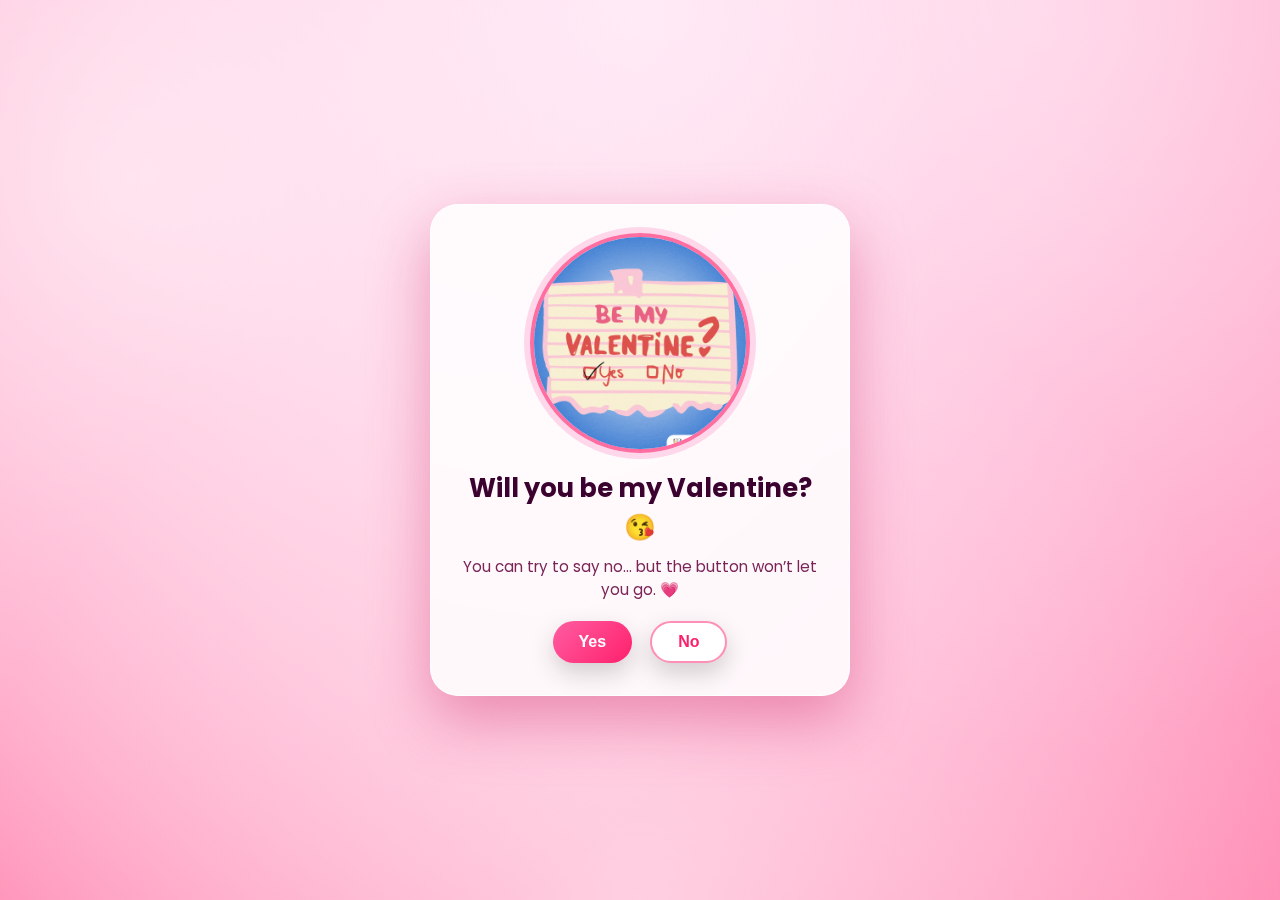
<file: index.html>
<!DOCTYPE html>
<html lang="en">
  <head>
    <meta charset="UTF-8" />
    <meta name="viewport" content="width=device-width, initial-scale=1.0" />
    <link rel="stylesheet" href="style.css" />
    <title>Will You Be My Valentine?</title>
  </head>
  <body>
    <div class="heart-background"></div>
    <main class="valentine-card">
      <img src="image/valentine.gif" alt="Cute bear hug" class="hero-gif" />
      <h1>Will you be my Valentine? 😘</h1>
      <p class="subtitle">
        You can try to say no... but the button won’t let you go. 💗
      </p>
      <div class="btn_wrap">
        <button id="yes" class="btn primary">Yes</button>
        <button id="no" class="btn secondary">No</button>
      </div>
    </main>
    <script>
      const YesBtn = document.getElementById("yes");
      const NoBtn = document.getElementById("no");
      const isMobile = window.matchMedia("(max-width: 768px)").matches;
      let mobileMoveCount = 0;
      const mobileMaxMoves = 2;

      NoBtn.style.transition = "top 0.2s, left 0.2s";

      function moveNoButton() {
        const maxWidth = window.innerWidth - NoBtn.offsetWidth;
        const maxHeight = window.innerHeight - NoBtn.offsetHeight;
        const randomX = Math.round(Math.random() * maxWidth);
        const randomY = Math.round(Math.random() * maxHeight);

        NoBtn.style.position = "absolute";
        NoBtn.style.left = `${randomX}px`;
        NoBtn.style.top = `${randomY}px`;
      }

      // Desktop / larger screens: keep playful infinite hover
      NoBtn.addEventListener("mouseover", () => {
        if (isMobile) return;
        moveNoButton();
      });

      // Mobile: only move the "No" button twice on tap, then let it stay
      NoBtn.addEventListener("click", () => {
        if (!isMobile) return;
        if (mobileMoveCount >= mobileMaxMoves) return;
        moveNoButton();
        mobileMoveCount++;
      });

      YesBtn.addEventListener("click", () => {
        window.location.href = "month.html";
      });
    </script>
  </body>
</html>
</file>
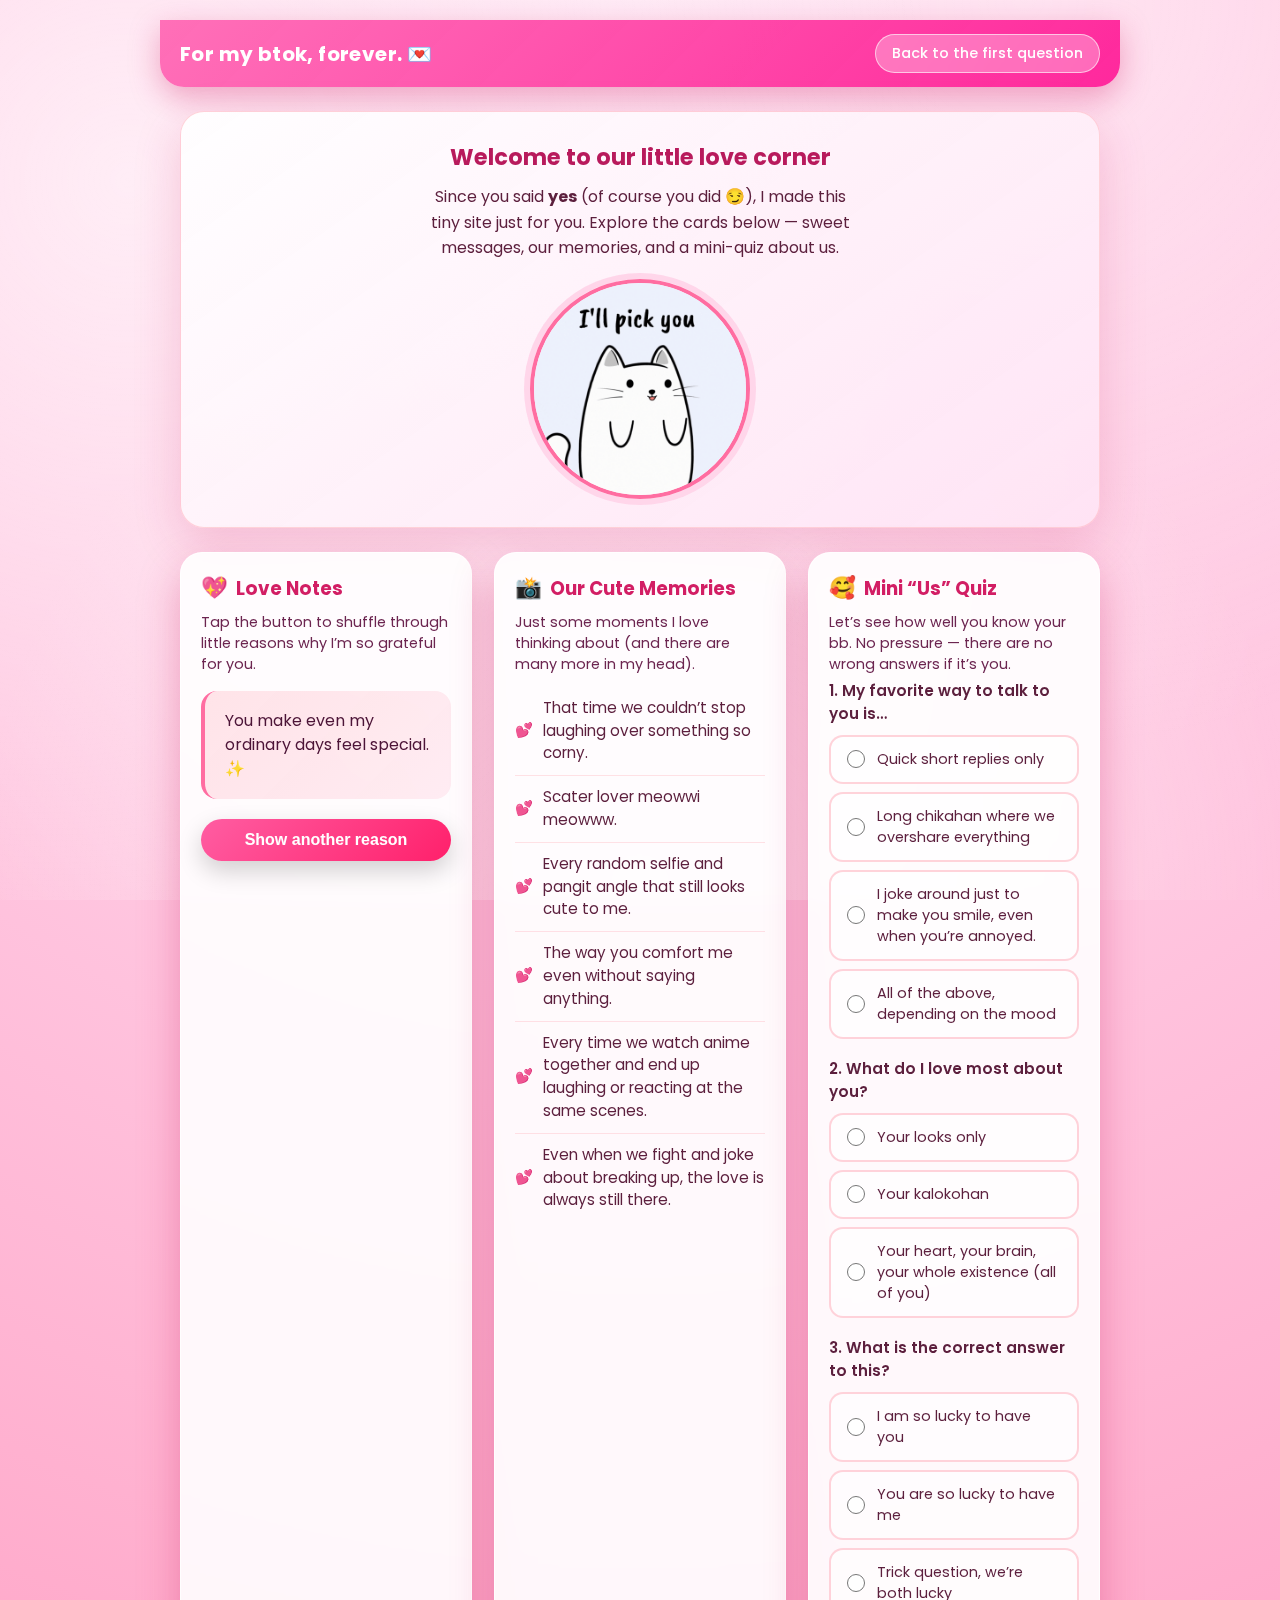
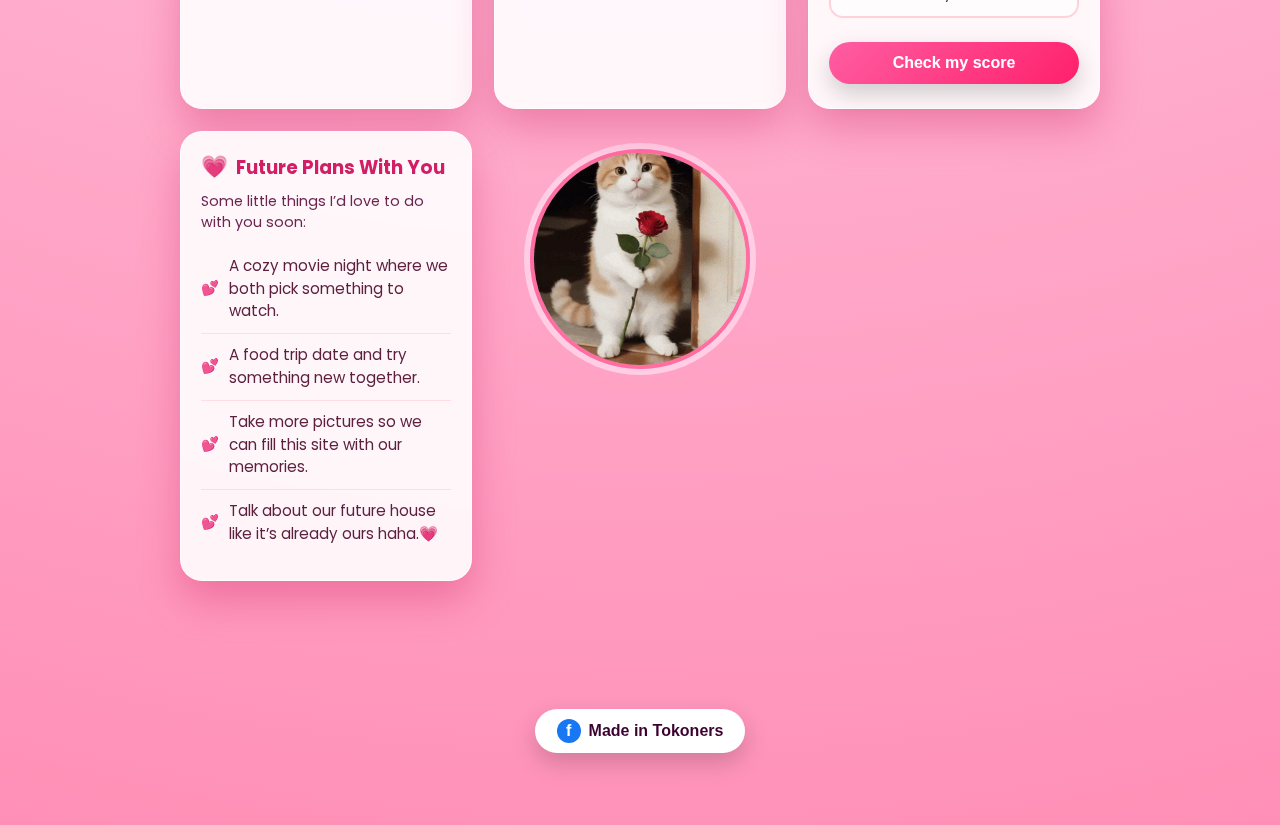
<file: month.html>
<!DOCTYPE html>
<html lang="en">
  <head>
    <meta charset="UTF-8" />
    <meta name="viewport" content="width=device-width, initial-scale=1.0" />
    <link rel="stylesheet" href="style.css" />
    <title>For My btokoners 💘</title>
  </head>
  <body>
    <div class="heart-background"></div>
    <div class="page page--month">
      <header class="top-nav">
        <h1>For my btok, forever. 💌</h1>
        <a href="index.html">Back to the first question</a>
      </header>

      <section class="intro-hero" id="intro">
        <h2>Welcome to our little love corner</h2>
        <p>
          Since you said <strong>yes</strong> (of course you did 😏), I made this
          tiny site just for you. Explore the cards below — sweet messages, our
          memories, and a mini-quiz about us.
        </p>
        <div class="intro-gif">
          <img
            src="image/love.gif"
            alt="Cute Valentine cat just for you"
            class="valentine-cat-gif"
          />
        </div>
      </section>

      <section class="grid" aria-label="Cute interactive sections">
        <article class="card" id="messages">
          <h2><span class="card-icon">💖</span> Love Notes</h2>
          <p class="card-desc">
            Tap the button to shuffle through little reasons why I’m so
            grateful for you.
          </p>
          <div class="love-message-box">
            <p id="love-message">
              You make even my ordinary days feel special. ✨
            </p>
          </div>
          <button id="shuffle-message" class="btn primary" type="button">
            Show another reason
          </button>
        </article>

        <article class="card" id="memories">
          <h2><span class="card-icon">📸</span> Our Cute Memories</h2>
          <p class="card-desc">
            Just some moments I love thinking about (and there are many more in
            my head).
          </p>
          <ul class="memory-list">
            <li>That time we couldn’t stop laughing over something so corny.</li>
            <li>Scater lover meowwi meowww.</li>
            <li>Every random selfie and pangit angle that still looks cute to me.</li>
            <li>The way you comfort me even without saying anything.</li>
            <li>Every time we watch anime together and end up laughing or reacting at the same scenes.</li>
            <li>Even when we fight and joke about breaking up, the love is always still there.</li>
          </ul>
        </article>

        <article class="card" id="quiz">
          <h2><span class="card-icon">🥰</span> Mini “Us” Quiz</h2>
          <p class="card-desc">
            Let’s see how well you know your bb. No pressure — there are no
            wrong answers if it’s you.
          </p>

          <div class="quiz-question" data-answer="b">
            <p>1. My favorite way to talk to you is…</p>
            <div class="quiz-options">
              <label class="quiz-option">
                <input type="radio" name="q1" value="a" />
                <span>Quick short replies only</span>
              </label>
              <label class="quiz-option">
                <input type="radio" name="q1" value="b" />
                <span>Long chikahan where we overshare everything</span>
              </label>
              <label class="quiz-option">
                <input type="radio" name="q1" value="c" />
                <span>I joke around just to make you smile, even when you’re annoyed.</span>
              </label>
              <label class="quiz-option">
                <input type="radio" name="q1" value="d" />
                <span>All of the above, depending on the mood</span>
              </label>
            </div>
          </div>

          <div class="quiz-question" data-answer="c">
            <p>2. What do I love most about you?</p>
            <div class="quiz-options">
              <label class="quiz-option">
                <input type="radio" name="q2" value="a" />
                <span>Your looks only</span>
              </label>
              <label class="quiz-option">
                <input type="radio" name="q2" value="b" />
                <span>Your kalokohan</span>
              </label>
              <label class="quiz-option">
                <input type="radio" name="q2" value="c" />
                <span>Your heart, your brain, your whole existence (all of you)</span>
              </label>
            </div>
          </div>

          <div class="quiz-question" data-answer="a">
            <p>3. What is the correct answer to this?</p>
            <div class="quiz-options">
              <label class="quiz-option">
                <input type="radio" name="q3" value="a" />
                <span>I am so lucky to have you</span>
              </label>
              <label class="quiz-option">
                <input type="radio" name="q3" value="b" />
                <span>You are so lucky to have me</span>
              </label>
              <label class="quiz-option">
                <input type="radio" name="q3" value="c" />
                <span>Trick question, we’re both lucky</span>
              </label>
            </div>
          </div>

          <button id="check-quiz" class="btn primary" type="button">Check my score</button>
          <p id="quiz-result" class="quiz-result"></p>
        </article>

        <article class="card" id="future">
          <h2><span class="card-icon">💗</span> Future Plans With You</h2>
          <p class="card-desc">
            Some little things I’d love to do with you soon:
          </p>
          <ul class="future-list">
            <li>A cozy movie night where we both pick something to watch.</li>
            <li>A food trip date and try something new together.</li>
            <li>Take more pictures so we can fill this site with our memories.</li>
            <li>Talk about our future house like it’s already ours haha.💗</li>
          </ul>
        </article>

        <article id="future-gif">
          <!--<h2><span class="card-icon">🐾</span> Future Hugs & Cuddles</h2>
          <p class="card-desc">
            Para ma-imagine nato ang future cuddles together, naa tay special
            gif diri just for you.
          </p>-->
          <div class="intro-gif">
            <img
              src="image/catlove.gif"
              alt="Cute bear hug just for you"
              class="valentine-cat-gif"
            />
          </div>
        </article>
      </section>
      <br><br><br><br>
      <footer class="page-footer">
        <button
          class="btn dev-btn"
          type="button"
          onclick="window.open('https://www.facebook.com/ryel.maghanoy.7', '_blank')"
        >
          <span class="fb-icon">f</span>
          Made in Tokoners
        </button>
      </footer>
    </div>

    <script>
      // Love notes shuffler
      const loveMessages = [
        "You make even my ordinary days feel special. ✨",
        "I love how I can be totally myself with you.",
        "Your laugh is my favorite sound in the world.",
        "You’re my safe place and my happiest adventure at the same time.",
        "Thank you for loving me even on my bad days.",
        "Every message from you instantly makes my day better.",
        "You’re not just my love, you’re also my best friend.",
        "I’m so proud of the person you are — and the person you’re becoming.",
        "If I could choose again, I’d still choose you, every single time.",
        "You are my favorite notification, favorite person, favorite everything."
      ];

      const loveMessageEl = document.getElementById("love-message");
      const shuffleBtn = document.getElementById("shuffle-message");

      shuffleBtn.addEventListener("click", () => {
        loveMessageEl.classList.add("is-changing");
        setTimeout(() => {
          const randomIndex = Math.floor(Math.random() * loveMessages.length);
          loveMessageEl.textContent = loveMessages[randomIndex];
          loveMessageEl.classList.remove("is-changing");
        }, 200);
      });

      // Mini quiz logic
      const quizQuestions = document.querySelectorAll(".quiz-question");
      const checkQuizBtn = document.getElementById("check-quiz");
      const quizResultEl = document.getElementById("quiz-result");

      checkQuizBtn.addEventListener("click", () => {
        let score = 0;

        quizQuestions.forEach((question, index) => {
          const answer = question.dataset.answer;
          const name = `q${index + 1}`;
          const chosen = document.querySelector(
            `input[name="${name}"]:checked`
          );

          if (chosen && chosen.value === answer) {
            score++;
          }
        });

        if (score === quizQuestions.length) {
          quizResultEl.textContent =
            "Perfect score! But I’m not surprised — you really know us. 💕";
        } else if (score >= 2) {
          quizResultEl.textContent =
            "You did so well! But even if you got some wrong, you’re still my favorite person. 🥺";
        } else {
          quizResultEl.textContent =
            "The score doesn’t matter. What matters is that it’s you and me. Come here, hug na. 🤍";
        }
      });
    </script>
  </body>
</html>
</file>
<file: style.css>
@import url("https://fonts.googleapis.com/css2?family=Poppins:wght@300;400;600;700&display=swap");

* {
  margin: 0;
  padding: 0;
  box-sizing: border-box;
}

body {
  font-family: "Poppins", sans-serif;
  min-height: 100vh;
  display: flex;
  align-items: center;
  justify-content: center;
  background: radial-gradient(circle at top, #ffe1f2 0, #ffc6e0 40%, #ff8fb6 100%);
  color: #3b0230;
}

img {
  max-width: 100%;
  display: block;
}

a {
  color: inherit;
  text-decoration: none;
}

.heart-background {
  position: fixed;
  inset: 0;
  pointer-events: none;
  background-image:
    radial-gradient(circle at 10% 20%, rgba(255, 255, 255, 0.6) 0, transparent 60%),
    radial-gradient(circle at 80% 0%, rgba(255, 255, 255, 0.35) 0, transparent 55%),
    radial-gradient(circle at 50% 100%, rgba(255, 255, 255, 0.5) 0, transparent 60%);
  z-index: 0;
}

.valentine-card {
  position: relative;
  z-index: 1;
  background: rgba(255, 255, 255, 0.85);
  border-radius: 28px;
  padding: 28px 24px 32px;
  box-shadow: 0 24px 60px rgba(204, 33, 98, 0.4);
  width: 100%;
  max-width: 420px;
  text-align: center;
  backdrop-filter: blur(12px);
  border: 1px solid rgba(255, 255, 255, 0.9);
  animation: floatIn 0.7s ease-out;
}

.hero-gif {
  width: 220px;
  height: 220px;
  margin: 0 auto 16px;
  border-radius: 50%;
  object-fit: cover;
  border: 4px solid #ff6da1;
  box-shadow: 0 0 0 6px rgba(255, 211, 232, 0.9);
}

.valentine-card h1 {
  font-size: 1.6rem;
  margin-bottom: 8px;
}

.subtitle {
  font-size: 0.95rem;
  color: #7a2457;
  margin-bottom: 20px;
}

.btn_wrap {
  display: flex;
  justify-content: center;
  gap: 18px;
}

.btn {
  padding: 10px 26px;
  border-radius: 999px;
  font-size: 1rem;
  font-weight: 600;
  border: none;
  cursor: pointer;
  transition: transform 0.15s ease, box-shadow 0.15s ease, background 0.15s ease;
  box-shadow: 0 10px 25px rgba(0, 0, 0, 0.18);
}

.btn.primary {
  background: linear-gradient(135deg, #ff5da2, #ff206b);
  color: #fff;
}

.btn.secondary {
  background: #ffffff;
  color: #ff206b;
  border: 2px solid #ff8fb6;
}

.btn:hover {
  transform: translateY(-2px) scale(1.03);
  box-shadow: 0 14px 30px rgba(0, 0, 0, 0.25);
}

.btn:active {
  transform: translateY(0) scale(0.98);
  box-shadow: 0 6px 16px rgba(0, 0, 0, 0.25);
}

@keyframes floatIn {
  from {
    opacity: 0;
    transform: translateY(16px) scale(0.96);
  }
  to {
    opacity: 1;
    transform: translateY(0) scale(1);
  }
}

/* Generic layout classes for other pages */
.page {
  position: relative;
  z-index: 1;
  width: 100%;
  max-width: 960px;
  margin: 24px auto;
  padding: 20px;
}

.top-nav {
  display: flex;
  justify-content: space-between;
  align-items: center;
  margin-bottom: 18px;
  color: #fff;
}

.top-nav h1 {
  font-size: 1.3rem;
}

.top-nav a {
  font-size: 0.9rem;
  background: rgba(255, 255, 255, 0.22);
  padding: 6px 14px;
  border-radius: 999px;
  border: 1px solid rgba(255, 255, 255, 0.6);
  backdrop-filter: blur(10px);
}

.grid {
  display: grid;
  grid-template-columns: repeat(auto-fit, minmax(220px, 1fr));
  gap: 18px;
}

.card {
  background: rgba(255, 255, 255, 0.9);
  border-radius: 20px;
  padding: 18px 16px 20px;
  box-shadow: 0 18px 40px rgba(204, 33, 98, 0.35);
  backdrop-filter: blur(8px);
}

.card h2 {
  font-size: 1.1rem;
  margin-bottom: 8px;
  color: #d21e64;
}

.card p {
  font-size: 0.9rem;
  color: #6c2550;
}

/* ---------- Month page (hub) ---------- */
.page--month {
  padding: 16px 20px 48px;
}

.page--month .top-nav {
  background: linear-gradient(135deg, rgba(255, 105, 180, 0.95), rgba(255, 20, 147, 0.9));
  color: #fff;
  padding: 14px 20px;
  margin: -20px -20px 24px -20px;
  border-radius: 0 0 24px 24px;
  box-shadow: 0 10px 30px rgba(210, 30, 100, 0.35);
}

.page--month .top-nav h1 {
  font-size: 1.25rem;
  font-weight: 700;
  letter-spacing: 0.02em;
}

.page--month .top-nav a {
  color: #fff;
  background: rgba(255, 255, 255, 0.3);
  padding: 8px 16px;
  border-radius: 999px;
  font-weight: 500;
  transition: background 0.2s, transform 0.2s;
}

.page--month .top-nav a:hover {
  background: rgba(255, 255, 255, 0.5);
  transform: translateY(-1px);
}

.intro-hero {
  text-align: center;
  padding: 28px 24px;
  margin-bottom: 24px;
  background: linear-gradient(145deg, rgba(255, 255, 255, 0.95), rgba(255, 228, 245, 0.9));
  border-radius: 24px;
  border: 1px solid rgba(255, 182, 193, 0.6);
  box-shadow: 0 16px 48px rgba(204, 33, 98, 0.2);
}

.intro-hero h2 {
  font-size: 1.4rem;
  color: #b81a5c;
  margin-bottom: 10px;
  font-weight: 700;
}

.intro-hero p {
  font-size: 1rem;
  color: #5c1f3d;
  line-height: 1.6;
  max-width: 42ch;
  margin: 0 auto;
}

.intro-gif {
  margin-top: 18px;
  display: flex;
  justify-content: center;
}

.valentine-cat-gif {
  width: 220px;
  height: 220px;
  border-radius: 50%;
  object-fit: cover;
  border: 4px solid #ff6da1;
  box-shadow: 0 0 0 6px rgba(255, 211, 232, 0.9);
}

.page--month .grid {
  gap: 22px;
}

.page--month .card {
  padding: 22px 20px 24px;
  border-radius: 22px;
  border: 1px solid rgba(255, 255, 255, 0.8);
  transition: transform 0.25s ease, box-shadow 0.25s ease;
  animation: cardReveal 0.6s ease backwards;
}

.page--month .card:nth-child(1) { animation-delay: 0.05s; }
.page--month .card:nth-child(2) { animation-delay: 0.12s; }
.page--month .card:nth-child(3) { animation-delay: 0.19s; }
.page--month .card:nth-child(4) { animation-delay: 0.26s; }
.page--month .card:nth-child(5) { animation-delay: 0.33s; }

.page--month .card:hover {
  transform: translateY(-4px);
  box-shadow: 0 24px 52px rgba(204, 33, 98, 0.4);
}

.page-footer {
  margin-top: 28px;
  text-align: center;
}

.dev-btn {
  background: #ffffff;
  color: #3b0230;
  border: 2px solid radial-gradient(circle at top, #ffe1f2 0, #ffc6e0 40%, #ff8fb6 100%);
  display: inline-flex;
  align-items: center;
  justify-content: center;
  gap: 8px;
  padding: 10px 22px;
}

.dev-btn:hover {
  background: rgba(24, 119, 242, 0.06);
}

.fb-icon {
  width: 24px;
  height: 24px;
  border-radius: 50%;
  background: #1877f2;
  color: #ffffff;
  display: flex;
  align-items: center;
  justify-content: center;
  font-weight: 700;
  font-size: 1rem;
}

.page--month .card h2 {
  font-size: 1.15rem;
  margin-bottom: 10px;
  display: flex;
  align-items: center;
  gap: 8px;
}

.card-icon {
  font-size: 1.35rem;
  line-height: 1;
}

.love-message-box {
  margin: 16px 0 20px;
  padding: 18px 20px;
  min-height: 4.2em;
  display: flex;
  align-items: center;
  justify-content: center;
  background: linear-gradient(135deg, rgba(255, 182, 193, 0.35), rgba(255, 218, 230, 0.5));
  border-radius: 16px;
  border-left: 4px solid #ff6da1;
}

.love-message-box p {
  font-size: 1rem;
  color: #4c1437;
  line-height: 1.5;
  margin: 0;
  transition: opacity 0.3s ease;
}

.love-message-box p.is-changing {
  opacity: 0;
}

.page--month .btn.primary {
  width: 100%;
  padding: 12px 24px;
}

.memory-list,
.future-list {
  list-style: none;
  margin: 12px 0 0;
  padding: 0;
}

.memory-list li,
.future-list li {
  position: relative;
  padding: 10px 0 10px 28px;
  font-size: 0.95rem;
  color: #5c1f3d;
  line-height: 1.5;
  border-bottom: 1px solid rgba(255, 182, 193, 0.4);
}

.memory-list li:last-child,
.future-list li:last-child {
  border-bottom: none;
}

.memory-list li::before,
.future-list li::before {
  content: "💕";
  position: absolute;
  left: 0;
  top: 50%;
  transform: translateY(-50%);
  font-size: 0.9rem;
}

.quiz-question {
  margin-bottom: 18px;
}

.quiz-question p {
  font-size: 0.95rem;
  font-weight: 600;
  color: #5c1f3d;
  margin-bottom: 10px;
}

.quiz-options {
  display: flex;
  flex-direction: column;
  gap: 8px;
}

.quiz-option {
  display: flex;
  align-items: center;
  gap: 12px;
  padding: 12px 16px;
  border-radius: 14px;
  border: 2px solid rgba(255, 182, 193, 0.6);
  background: rgba(255, 255, 255, 0.6);
  cursor: pointer;
  transition: border-color 0.2s, background 0.2s, transform 0.15s;
}

.quiz-option:hover {
  background: rgba(255, 218, 230, 0.5);
  border-color: rgba(255, 105, 180, 0.7);
}

.quiz-option:has(input:checked) {
  border-color: #ff5da2;
  background: rgba(255, 182, 193, 0.35);
  box-shadow: 0 0 0 1px #ff5da2;
}

.quiz-option input {
  accent-color: #ff206b;
  width: 18px;
  height: 18px;
  flex-shrink: 0;
}

.quiz-option span {
  font-size: 0.9rem;
  color: #5c1f3d;
}

#check-quiz {
  margin-top: 6px;
}

.quiz-result {
  margin-top: 14px;
  padding: 14px 18px;
  border-radius: 14px;
  font-size: 0.95rem;
  line-height: 1.5;
  background: linear-gradient(135deg, rgba(255, 218, 230, 0.6), rgba(255, 182, 193, 0.4));
  border-left: 4px solid #ff6da1;
  color: #4c1437;
  animation: cardReveal 0.4s ease;
}

.quiz-result:empty {
  display: none;
}

.card .card-desc {
  font-size: 0.9rem;
  color: #6c2550;
  margin-bottom: 4px;
}

@keyframes cardReveal {
  from {
    opacity: 0;
    transform: translateY(14px);
  }
  to {
    opacity: 1;
    transform: translateY(0);
  }
}

@media (max-width: 480px) {
  .valentine-card {
    margin: 16px;
    padding: 22px 18px 26px;
  }

  .hero-gif {
    width: 200px;
    height: 200px;
  }

  .btn_wrap {
    flex-direction: column;
  }

  .btn {
    width: 100%;
  }

  .valentine-card .btn {
    width: 160px;
    align-self: center;
  }

  .page--month .top-nav {
    flex-wrap: wrap;
    gap: 10px;
  }

  .page--month .top-nav h1 {
    font-size: 1.1rem;
  }

  .intro-hero {
    padding: 22px 18px;
  }

  .intro-hero h2 {
    font-size: 1.2rem;
  }
  .dev-btn {
    padding: 10px 10px !important;
  }
}
@media (max-width: 768px) {
  .dev-btn {
    padding: 10px 15px;
  }
}
</file>
